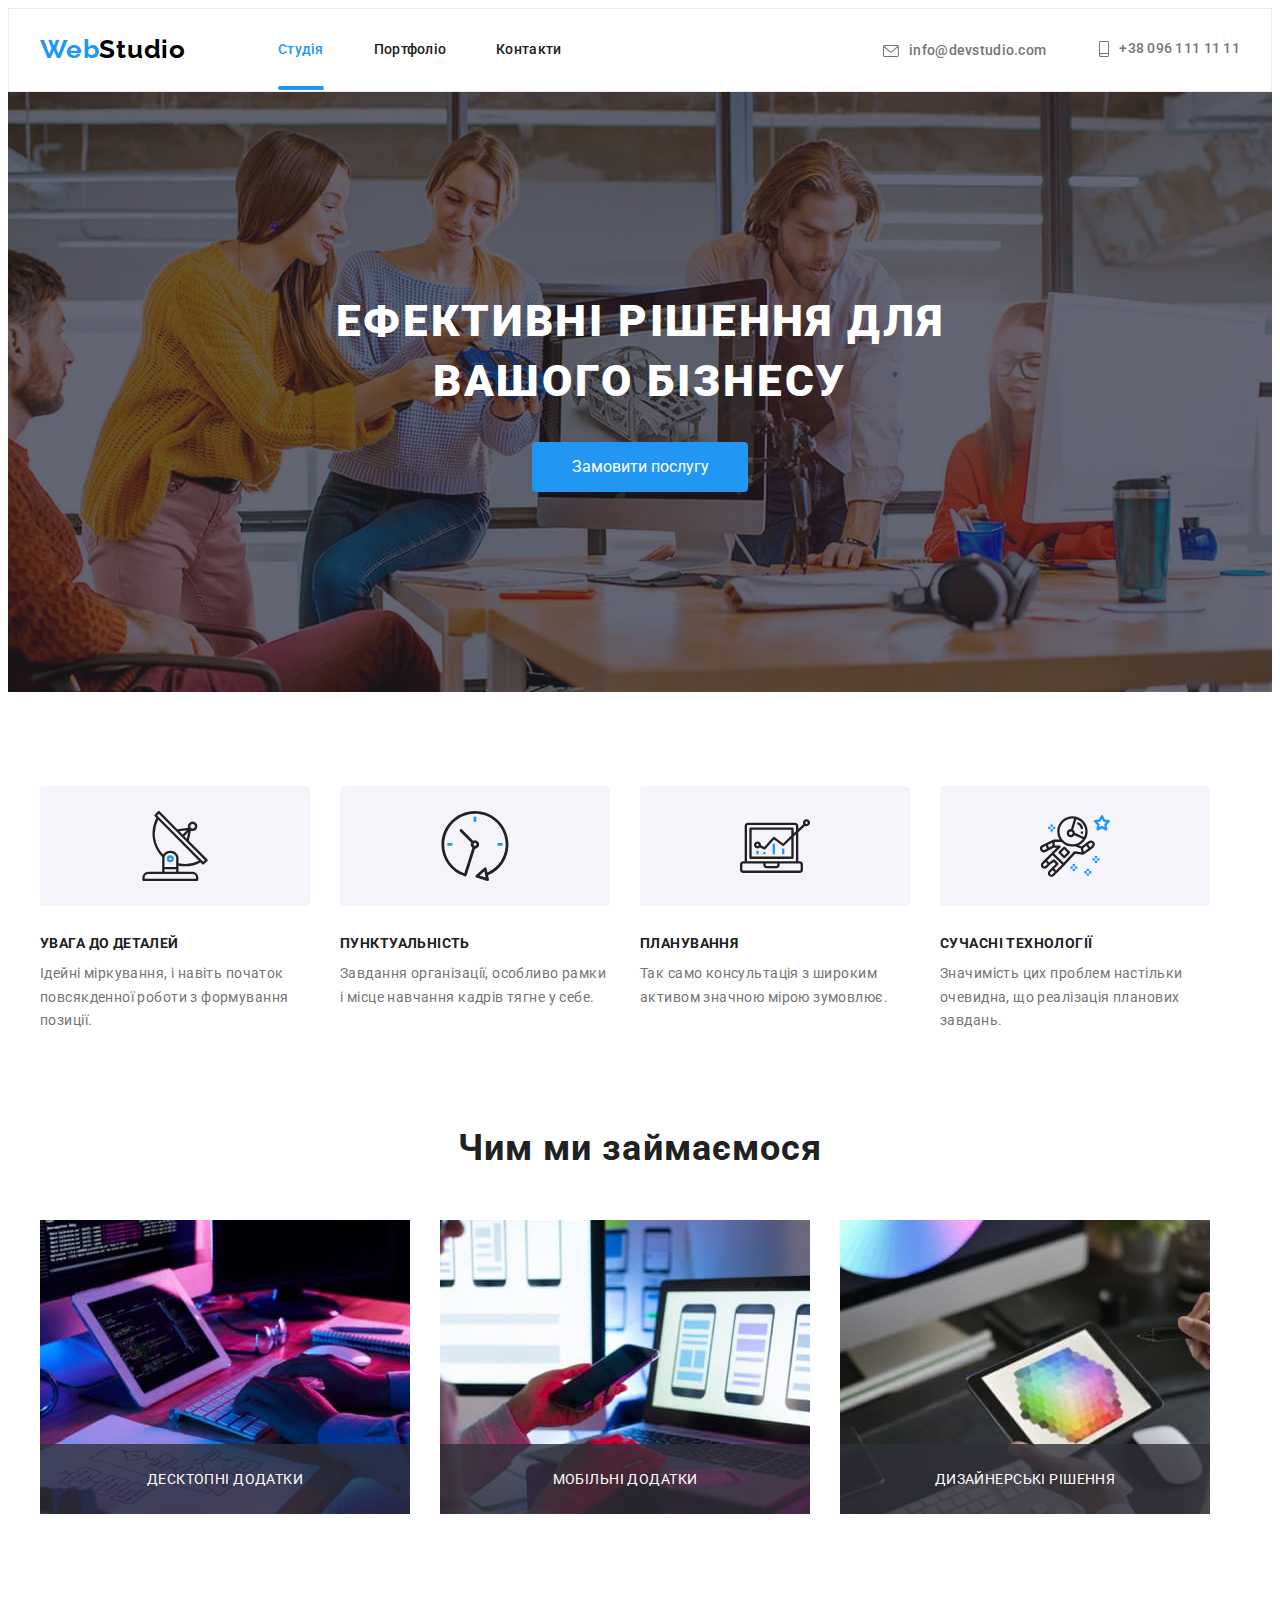
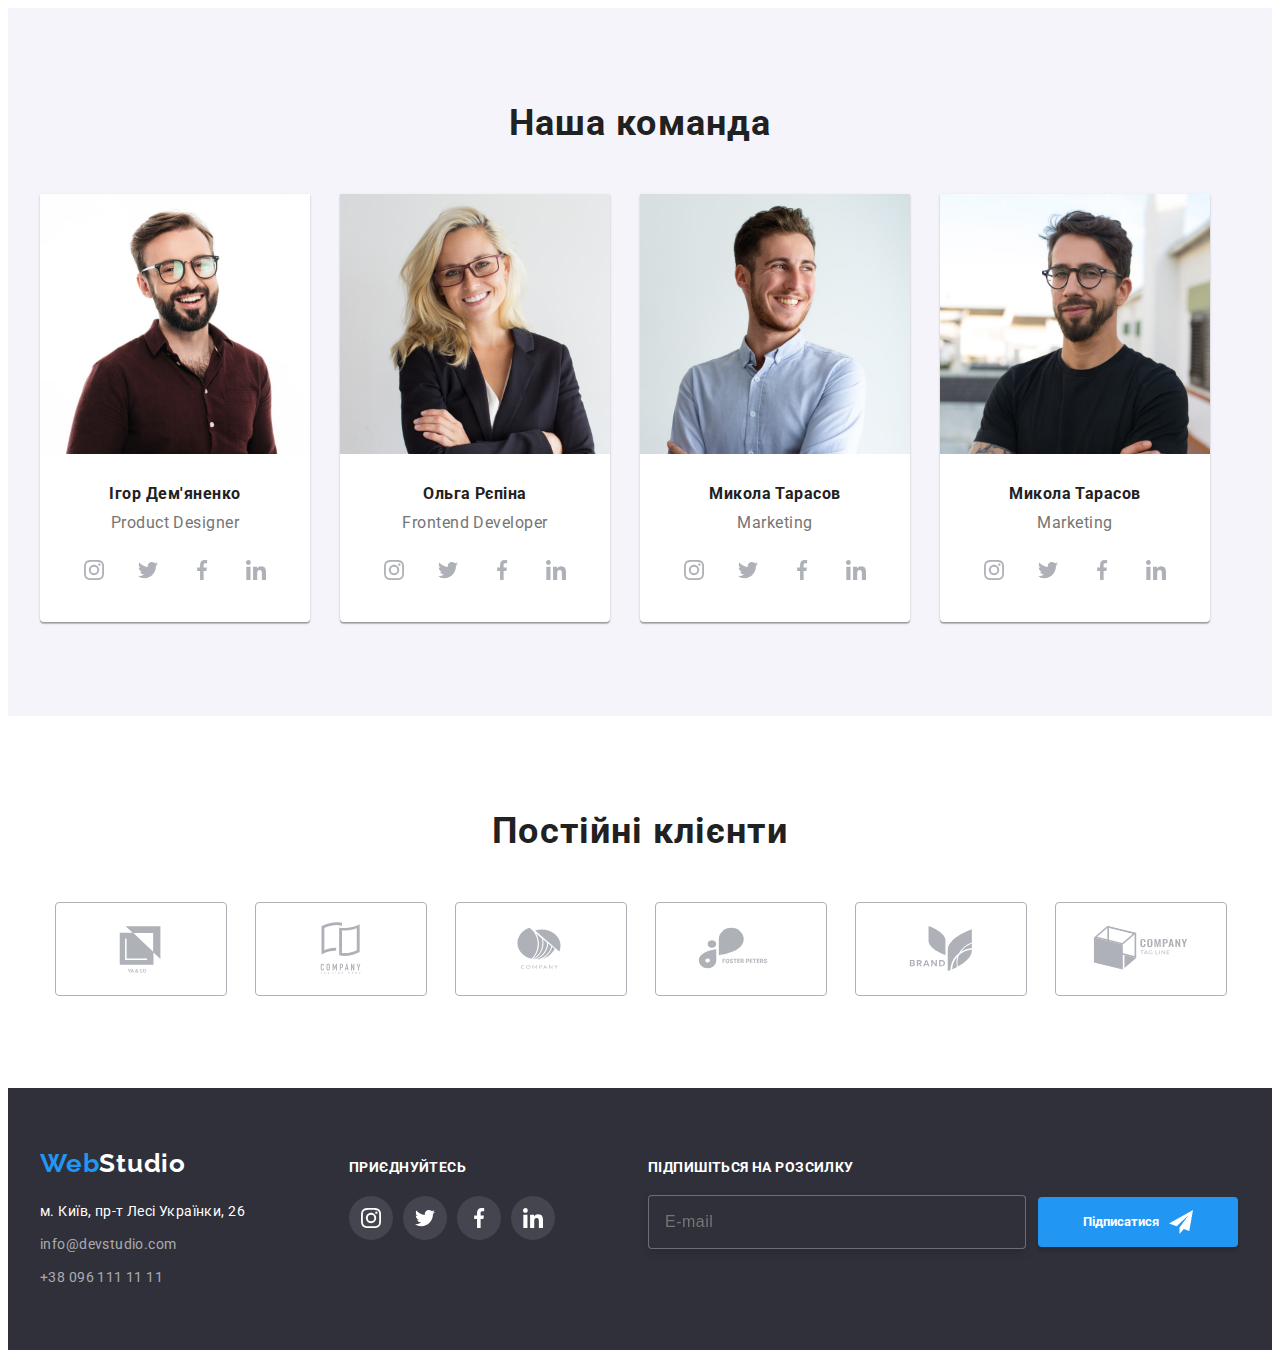
<file: index.html>
<!DOCTYPE html>
<html lang="uk">

<head>
  <meta charset="UTF-8" />
  <meta http-equiv="X-UA-Compatible" content="IE=edge" />
  <meta name="viewport" content="width=device-width, initial-scale=1.0" />
  <title>Студія</title>
  <!-- Fonts -->
  <link rel="preconnect" href="https://fonts.googleapis.com" />
  <link rel="preconnect" href="https://fonts.gstatic.com" crossorigin />
  <link href="https://fonts.googleapis.com/css2?family=Raleway:wght@700&family=Roboto:wght@400;500;700;900&display=swap"
    rel="stylesheet" />
  <!--  favicon -->
  <link rel="apple-touch-icon" sizes="180x180" href="./favicon/">
  <link rel="icon" type="image/png" sizes="32x32" href="./favicon//favicon-32x32.png">
  <link rel="icon" type="image/png" sizes="16x16" href="./favicon//favicon-16x16.png">
  <link rel="manifest" href="/./favicon/site.webmanifest">
  <link rel="mask-icon" href="/./favicon/safari-pinned-tab.svg" color="#5bbad5">
  <meta name="msapplication-TileColor" content="#da532c">
  <meta name="theme-color" content="#ffffff">
  <!-- Modern Normalize -->
  <link rel="stylesheet" href="https://cdnjs.cloudflare.com/ajax/libs/modern-normalize/1.1.0/modern-normalize.min.css"
    integrity="sha512-wpPYUAdjBVSE4KJnH1VR1HeZfpl1ub8YT/NKx4PuQ5NmX2tKuGu6U/JRp5y+Y8XG2tV+wKQpNHVUX03MfMFn9Q=="
    crossorigin="anonymous" referrerpolicy="no-referrer" />
  <!-- Local Styles -->
  <link rel="stylesheet" href="./css/main.min.css" />

</head>

<body>
  <header class="header">
    <div class="header__container container">
      <nav class="nav">
        <!--логотип-->
        <a class="logo" href="./index.html">Web<span class="logo__header">Studio</span> </a>
        <ul class="nav__list">
          <li><a class=" nav__link nav__link--current" href="./index.html">
              Студія</a></li>
          <li><a class="nav__link" href="./portfolio.html">
              Портфоліо</a></li>
          <li><a class="nav__link" href=""> Контакти</a></li>
        </ul>
      </nav>
      <!-- contacts header -->
      <ul class="contacts">
        <li class="contacts__item">
          <a href="mailto:info@devstudio.com" class="contacts__data">
            <svg class="contacts__icon" width="16" height="12">
              <use href="images/icons/symbol-defs.svg#icon-envelope-hover"></use>
            </svg>
            info@devstudio.com</a>
        </li>
        <li class="contacts__item">
          <a href="tel:+380961111111" class="contacts__data">
            <svg class="contacts__icon" width="10" height="16">
              <use href="images/icons/symbol-defs.svg#icon-smartphone"></use>
            </svg>
            +38 096 111 11 11</a>
        </li>
      </ul>
    </div>
  </header>
  <main>
    <!-- hero ------------------------------->
    <section class="hero">
      <div class="container">
        <h1 class="hero__title">Ефективні рішення для вашого бізнесу</h1>
        <button class="hero__btn btn" type="button" data-modal-open>Замовити послугу</button>
      </div>
    </section>
    <!-- список особливостей about -->
    <section class="about">
      <div class="container">
        <h2 class="visually-hidden">особливості</h2>
        <ul class="about__list">
          <li class="about__item">
            <div class="icon__box"><svg class="icon-antenna" width="70" height="70">
                <use href="images/icons/symbol-defs.svg#icon-antenna"></use>
              </svg>
            </div>
            <h3 class="about__title">УВАГА ДО ДЕТАЛЕЙ</h3>
            <p class="about__description">
              Ідейні міркування, і навіть початок повсякденної роботи з формування позиції.
            </p>
          </li>
          <li class="about__item">
            <div class="icon__box">
              <svg class="icon-clock" width="70" height="70">
                <use href="images/icons/symbol-defs.svg#icon-clock"></use>
              </svg>
            </div>
            <h3 class="about__title">ПУНКТУАЛЬНІСТЬ</h3>
            <p class="about__description">
              Завдання організації, особливо рамки і місце навчання кадрів тягне у себе.
          </li>
          <li class="about__item">
            <div class="icon__box">
              <svg class="icon-diagram" width="70" height="70">
                <use href="images/icons/symbol-defs.svg#icon-diagram"></use>
              </svg>
            </div>
            <h3 class="about__title">ПЛАНУВАННЯ</h3>
            <p class="about__description">
              Так само консультація з широким активом значною мірою зумовлює.
            </p>
          </li>
          <li class="about__item">
            <div class="icon__box">
              <svg class="icon-astronaut" width="70" height="70">
                <use href="images/icons/symbol-defs.svg#icon-astronaut"></use>
              </svg>
            </div>
            <h3 class="about__title">СУЧАСНІ ТЕХНОЛОГІЇ</h3>
            <p class="about__description">
              Значимість цих проблем настільки очевидна, що реалізація планових завдань.
            </p>
          </li>
        </ul>
      </div>
    </section>
    <!-- чим займаються -->
    <section class="section">
      <div class="container">
        <h2 class="section__title">Чим ми займаємося</h2>
        <ul class="section__list ">
          <li class="section__item">
            <img src="./images/img-1.jpg" alt="робота вебстудії" width="370" height="294" />
            <div class="section__overlay">
              <p class="section__text">Десктопні додатки</p>
            </div>
          </li>
          <li class="section__item">
            <img src="./images/img-2.jpg" alt="робота вебстудії" width="370" height="294" />
            <div class="section__overlay">
              <p class="section__text">Мобільні додатки</p>
            </div>
          </li>
          <li class="section__item">
            <img src="./images/img-3.jpg" alt="робота вебстудії" width="370" height="294" />
            <div class="section__overlay">
              <p class="section__text">Дизайнерські рішення</p>
            </div>
          </li>
        </ul>
      </div>
    </section>
    <!-- team-------------->
    <section class="team">
      <div class="container">
        <h2 class="team__title">Наша команда</h2>
        <ul class="team__list">
          <li class="team__item">
            <img class="team__img" src="./images/workers-1.jpg" alt="наша команда" width="270" height="260" />
            <div class="team__info">
              <h3 class="team__name">Ігор Дем'яненко</h3>
              <p class="team__position" lang="en">Product Designer</p>

              <ul class="socials">
                <li class="socials__item">
                  <a class="socials__link" href="https://www.instagram.com" target="_blank" rel="noopener noreferrer"
                    aria-label="Insmtagram">
                    <svg class="socials__icon" width="20" height="20">
                      <use href="images/icons/symbol-defs.svg#icon-instagram"></use>
                    </svg>
                  </a>
                </li>
                <li class="socials__item">
                  <a class="socials__link" href="https://twitter.com/?lang=uk" target="_blank" rel="noopener noreferrer"
                    aria-label="twitter">
                    <svg class="socials__icon" width="20" height="20">
                      <use href="images/icons/symbol-defs.svg#icon-twitter"></use>
                    </svg>
                  </a>
                </li>
                <li class="socials__item">
                  <a class="socials__link" href="https://https://www.facebook.com/" target="_blank"
                    rel="noopener noreferrer" aria-label="facebook">
                    <svg class="socials__icon" width="20" height="20">
                      <use href="images/icons/symbol-defs.svg#icon-facebook"></use>
                    </svg>
                  </a>
                </li>
                <li class="socials__item">
                  <a class="socials__link" href="https://ua.linkedin.com/" target="_blank" rel="noopener noreferrer"
                    aria-label="linkedin">
                    <svg class="socials__icon" width="20" height="20">
                      <use href="images/icons/symbol-defs.svg#icon-linkedin"></use>
                    </svg>
                  </a>
                </li>
              </ul>
            </div>
          </li>
          <li class="team__item">
            <img class="team__img" src="./images/workers-2.jpg" alt="наша команда" width="270" height="260" />
            <div class="team__info">
              <h3 class="team__name">Ольга Рєпіна</h3>
              <p class="team__position" lang="en">Frontend Developer</p>
              <ul class="socials">
                <li class="socials__item">
                  <a class="socials__link" href="https://www.instagram.com" target="_blank" rel="noopener noreferrer"
                    aria-label="Insmtagram">
                    <svg class="socials__icon" width="20" height="20">
                      <use href="images/icons/symbol-defs.svg#icon-instagram"></use>
                    </svg>
                  </a>
                </li>
                <li class="socials__item">
                  <a class="socials__link" href="https://twitter.com/?lang=uk" target="_blank" rel="noopener noreferrer"
                    aria-label="twitter">
                    <svg class="socials__icon" width="20" height="20">
                      <use href="images/icons/symbol-defs.svg#icon-twitter"></use>
                    </svg>
                  </a>
                </li>
                <li class="socials__item">
                  <a class="socials__link" href="https://https://www.facebook.com/" target="_blank"
                    rel="noopener noreferrer" aria-label="facebook">
                    <svg class="socials__icon" width="20" height="20">
                      <use href="images/icons/symbol-defs.svg#icon-facebook"></use>
                    </svg>
                  </a>
                </li>
                <li class="socials__item">
                  <a class="socials__link" href="https://ua.linkedin.com/" target="_blank" rel="noopener noreferrer"
                    aria-label="linkedin">
                    <svg class="socials__icon" width="20" height="20">
                      <use href="images/icons/symbol-defs.svg#icon-linkedin"></use>
                    </svg>
                  </a>
                </li>
              </ul>
            </div>
          </li>
          <li class="team__item">
            <img class="team__img" src="./images/workers-3.jpg" alt="наша команда" width="270" height="260" />
            <div class="team__info">
              <h3 class="team__name">Микола Тарасов</h3>
              <p class="team__position" lang="en">Marketing</p>
              <ul class="socials">
                <li class="socials__item">
                  <a class="socials__link" href="https://www.instagram.com" target="_blank" rel="noopener noreferrer"
                    aria-label="Insmtagram">
                    <svg class="socials__icon" width="20" height="20">
                      <use href="images/icons/symbol-defs.svg#icon-instagram"></use>
                    </svg>
                  </a>
                </li>
                <li class="socials__item">
                  <a class="socials__link" href="https://twitter.com/?lang=uk" target="_blank" rel="noopener noreferrer"
                    aria-label="twitter">
                    <svg class="socials__icon" width="20" height="20">
                      <use href="images/icons/symbol-defs.svg#icon-twitter"></use>
                    </svg>
                  </a>
                </li>
                <li class="socials__item">
                  <a class="socials__link" href="https://https://www.facebook.com/" target="_blank"
                    rel="noopener noreferrer" aria-label="facebook">
                    <svg class="socials__icon" width="20" height="20">
                      <use href="images/icons/symbol-defs.svg#icon-facebook"></use>
                    </svg>
                  </a>
                </li>
                <li class="socials__item">
                  <a class="socials__link" href="https://ua.linkedin.com/" target="_blank" rel="noopener noreferrer"
                    aria-label="linkedin">
                    <svg class="socials__icon" width="20" height="20">
                      <use href="images/icons/symbol-defs.svg#icon-linkedin"></use>
                    </svg>
                  </a>
                </li>
              </ul>
            </div>
          </li>
          <li class="team__item">
            <img class="team__img" src="./images/workers-4.jpg" alt="наша команда" width="270" height="260" />
            <div class="team__info">
              <h3 class="team__name">Микола Тарасов</h3>
              <p class="team__position" lang="en">Marketing</p>
              <ul class="socials">
                <li class="socials__item">
                  <a class="socials__link" href="https://www.instagram.com" target="_blank" rel="noopener noreferrer"
                    aria-label="Insmtagram">
                    <svg class="socials__icon" width="20" height="20">
                      <use href="images/icons/symbol-defs.svg#icon-instagram"></use>
                    </svg>
                  </a>
                </li>
                <li class="socials__item">
                  <a class="socials__link" href="https://twitter.com/?lang=uk" target="_blank" rel="noopener noreferrer"
                    aria-label="twitter">
                    <svg class="socials__icon" width="20" height="20">
                      <use href="images/icons/symbol-defs.svg#icon-twitter"></use>
                    </svg>
                  </a>
                </li>
                <li class="socials__item">
                  <a class="socials__link" href="https://https://www.facebook.com/" target="_blank"
                    rel="noopener noreferrer" aria-label="facebook">
                    <svg class="socials__icon" width="20" height="20">
                      <use href="images/icons/symbol-defs.svg#icon-facebook"></use>
                    </svg>
                  </a>
                </li>
                <li class="socials__item">
                  <a class="socials__link" href="https://ua.linkedin.com/" target="_blank" rel="noopener noreferrer"
                    aria-label="linkedin">
                    <svg class="socials__icon" width="20" height="20">
                      <use href="images/icons/symbol-defs.svg#icon-linkedin"></use>
                    </svg>
                  </a>
                </li>
              </ul>
            </div>
          </li>
        </ul>
      </div>
    </section>
    <!-- ----------------постійні клієнти---------------------- -->
    <section class="cliens">
      <div class=" container">
        <h2 class="cliens__title">Постійні клієнти</h2>
        <ul class="cliens__list">
          <li class="cliens__item">
            <a class="cliens__link" href="">
              <svg class="socials__icon" width="106" height="60">
                <use href="images/icons/symbol-defs.svg#icon-Logo-1"></use>
              </svg>
            </a>
          </li>
          <li class="cliens__item">
            <a class="cliens__link" href="">
              <svg class="socials__icon" width="106" height="60">
                <use href="images/icons/symbol-defs.svg#icon-Logo-2"></use>
              </svg>
            </a>
          </li>
          <li class="cliens__item">
            <a class="cliens__link" href="">
              <svg class="socials__icon" width="106" height="60">
                <use href="images/icons/symbol-defs.svg#icon-Logo-3"></use>
              </svg>
            </a>
          </li>
          <li class="cliens__item">
            <a class="cliens__link" href="">
              <svg class="socials__icon" width="106" height="60">
                <use href="images/icons/symbol-defs.svg#icon-Logo-4"></use>
              </svg>
            </a>
          </li>
          <li class="cliens__item">
            <a class="cliens__link" href="">
              <svg class="socials__icon" width="106" height="60">
                <use href="images/icons/symbol-defs.svg#icon-Logo-5"></use>
              </svg>
            </a>
          </li>
          <li class="cliens__item">
            <a class="cliens__link" href="">
              <svg class="socials__icon" width="106" height="60">
                <use href="images/icons/symbol-defs.svg#icon-Logo-6"></use>
              </svg>
            </a>
          </li>
  </main>
  <!--footer-------------------------------->
  <footer class="footer">
    <!--логотип-->
    <div class="container footer__container">

      <div class="footer__contact">
        <div class="footer__logo"><a class="logo link" href="./index.html">Web<span
              class="footer__studio">Studio</span></a></div>
        <address class="footer__address">
          <ul class="footer__list">
            <li class="footer__link">
              <a class="footer__nav" href="https://goo.gl/maps/vNX5dQd5ckoSvN4Q9" target="_blank"
                rel="noopener noreferrer nofollow">м. Київ, пр-т Лесі Українки, 26</a>
            </li>
            <li class="footer__link">
              <a href="mailto:info@devstudio.com" class="footer__contact">info@devstudio.com</a>
            </li>
            <li class="footer__link">
              <a href="tel:+380961111111" class="footer__contact">+38 096 111 11 11</a>
            </li>
          </ul>
        </address>
      </div>
      <!-- socials------------------------->
      <div class="join">
        <p class="join__text">Приєднуйтесь</p>
        <ul class="join__list">
          <li class="join__item">
            <a class="join__link" href="https://www.instagram.com" target="_blank" rel="noopener noreferrer"
              aria-label="Insmtagram">
              <svg class="socials-icon-footer" width="20" height="20">
                <use href="images/icons/symbol-defs.svg#icon-instagram"></use>
              </svg>
            </a>
          </li>
          <li class="join__item">
            <a class="join__link" href="https://twitter.com/?lang=uk" target="_blank" rel="noopener noreferrer"
              aria-label="twitter">
              <svg class="join__icon" width="20" height="20">
                <use href="images/icons/symbol-defs.svg#icon-twitter"></use>
              </svg>
            </a>
          </li>
          <li class="join__item">
            <a class="join__link" href="https://https://www.facebook.com/" target="_blank" rel="noopener noreferrer"
              aria-label="facebook">
              <svg class="join__footer" width="20" height="20">
                <use href="images/icons/symbol-defs.svg#icon-facebook"></use>
              </svg>
            </a>
          </li>
          <li class="join__item">
            <a class="join__link" href="https://ua.linkedin.com/" target="_blank" rel="noopener noreferrer"
              aria-label="linkedin">
              <svg class="join__icon" width="20" height="20">
                <use href="images/icons/symbol-defs.svg#icon-linkedin"></use>
              </svg>
            </a>
          </li>
        </ul>
      </div>

      <!-- subscription -->

      <div class="subscribe">
        <p class="subscribe__text">Підпишіться на розсилку</p>
        <form class="subscribe__form" name="subscribe_form" autocomplete="on" novalidate>
          <input class="subscribe__input" type="email" placeholder="E-mail" required minlength="2" />
          <button class="subscribe__btn" type="submit">
            <span class="subscribe__span">Підписатися</span>
            <svg class="subscribe-icon" width="24" height="24">
              <use href="./images/icons/symbol-defs.svg#icon-icon-send"></use>
            </svg>
          </button>
        </form>
      </div>
    </div>
  </footer>
  <!-- Modal window -->
  <div class="backdrop is-hidden" data-modal>
    <div class="modal">
      <button class="modal__btn" data-modal-close> <svg class="modal__icon" width="11" height="11">
          <use href="./images/icons/symbol-defs.svg#icon-close"></use>
        </svg>
      </button>
      <strong class="modal__label">Залиште свої дані, ми вам передзвонимо</strong>
      <form name="model__form">
        <div class="modal__form-group" role="group">
          <label class="modal__form-label" for="user_name">Iм'я</label>
          <div class="modal__form-wrapper">
            <input class="modal__form-field" type="text" name="user_name" id="user_name">
            <svg class="modal__form-icons" width="18" height="18">
              <use href="./images/icons/symbol-defs.svg#icon-person"></use>
            </svg>
          </div>
          <label class="modal__form-label" for="user_phone">Телефон</label>
          <div class="modal__form-wrapper">
            <input class="modal__form-field" type="tel" name="user_tel" id="user_phone">
            <svg class="modal__form-icons" width="18" height="18">
              <use href="./images/icons/symbol-defs.svg#icon-phone-black"></use>
            </svg>
          </div>
          <label class="modal__form-label" for="user_mail">Пошта</label>
          <div class="modal__form-wrapper">
            <input class="modal__form-field" type="mail" name="user_mail" id="user_mail">
            <svg class="modal__form-icons" width="18" height="18">
              <use href="./images/icons/symbol-defs.svg#icon-email-black"></use>
            </svg>
          </div>
          <label class="modal__form-label" for="user_message">Коментар</label>
          <textarea class="modal__form-message" placeholder="Введіть текст" name="user_message" id="user_message"
            rows="6"></textarea>
        </div>
        <div class="modal__form-agreement" role="group">
          <input class="modal__form-checkbox" type="checkbox" id="user_agreement">
          <label class="modal__form-agreement-desc" for="user_agreement">Погоджуюся з розсилкою та приймаю
            <a class="modal__form-agreement-link" href="">Умови договору</a>
          </label>
        </div>
        <button class="modal__form-btn" type="submit">Відправити</button>
      </form>
    </div>
  </div>

  <script src="./js/modal.js"></script>
</body>

</html>
</file>
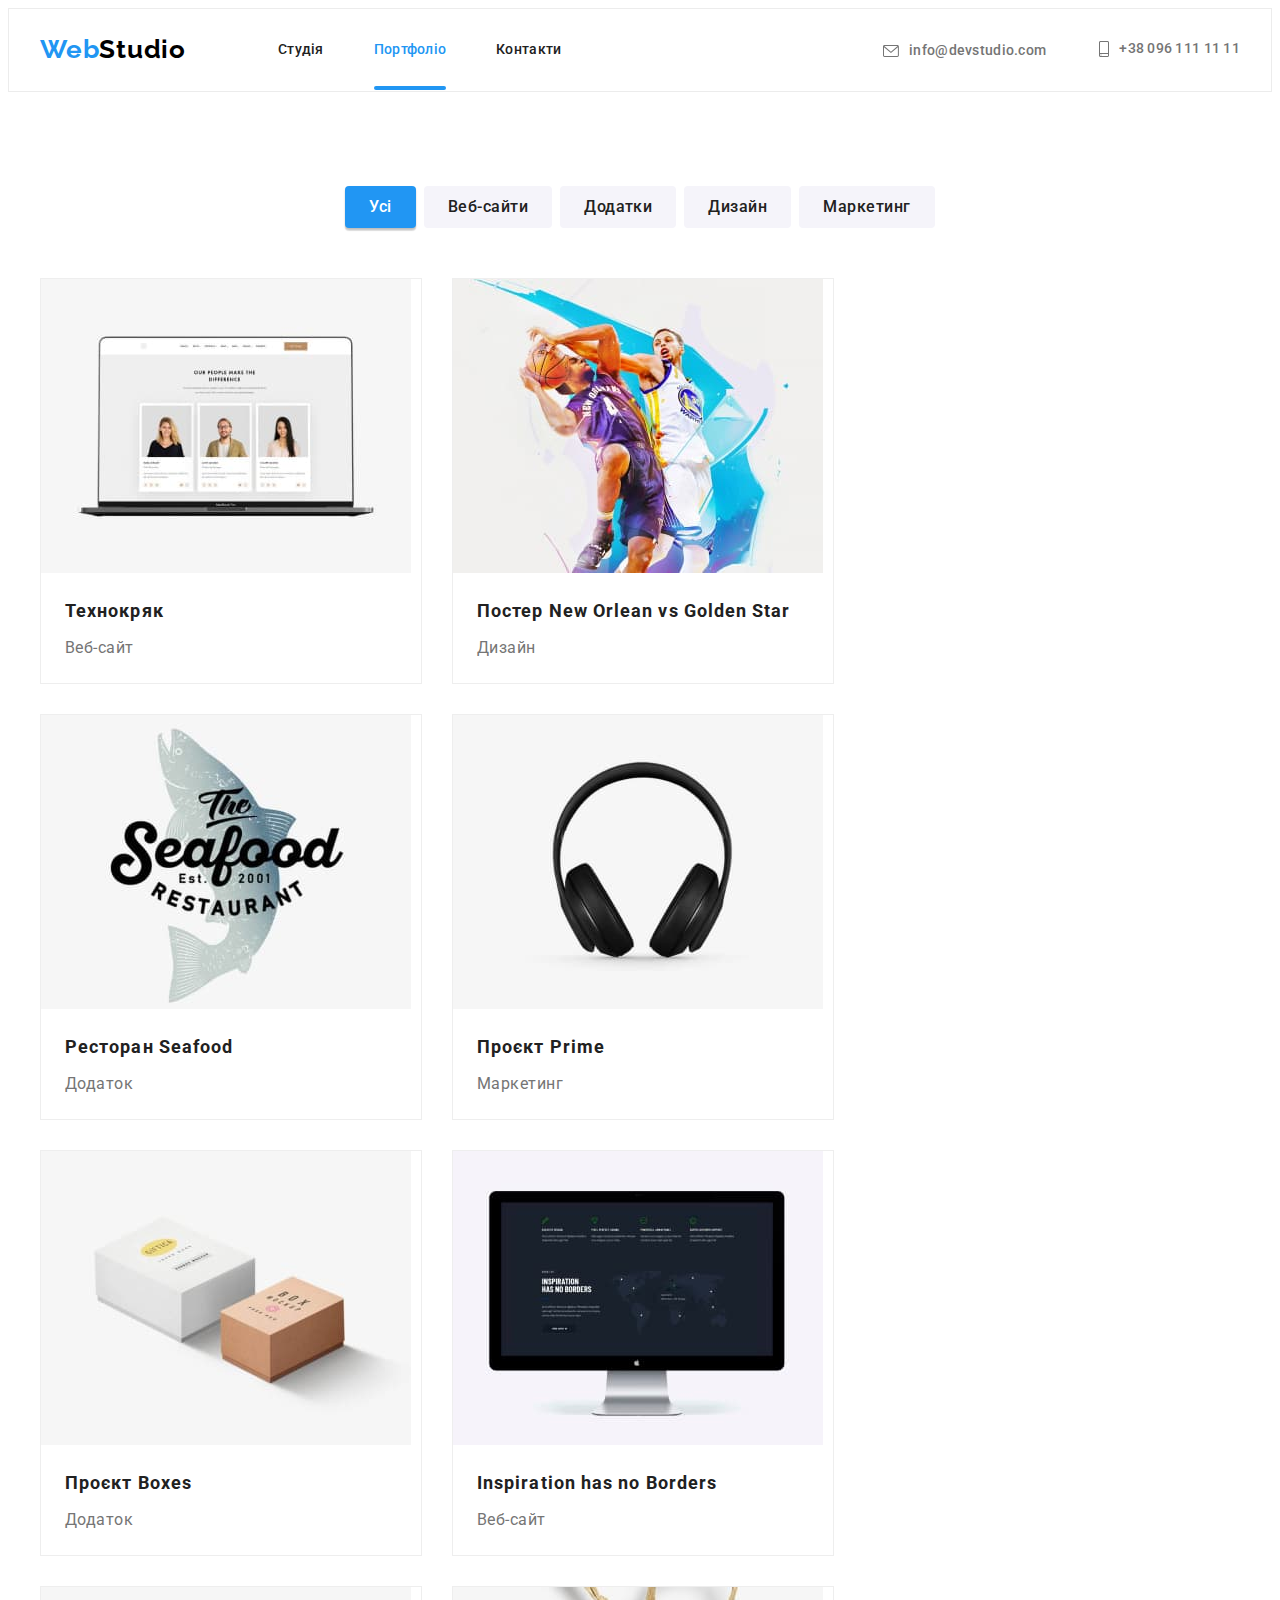
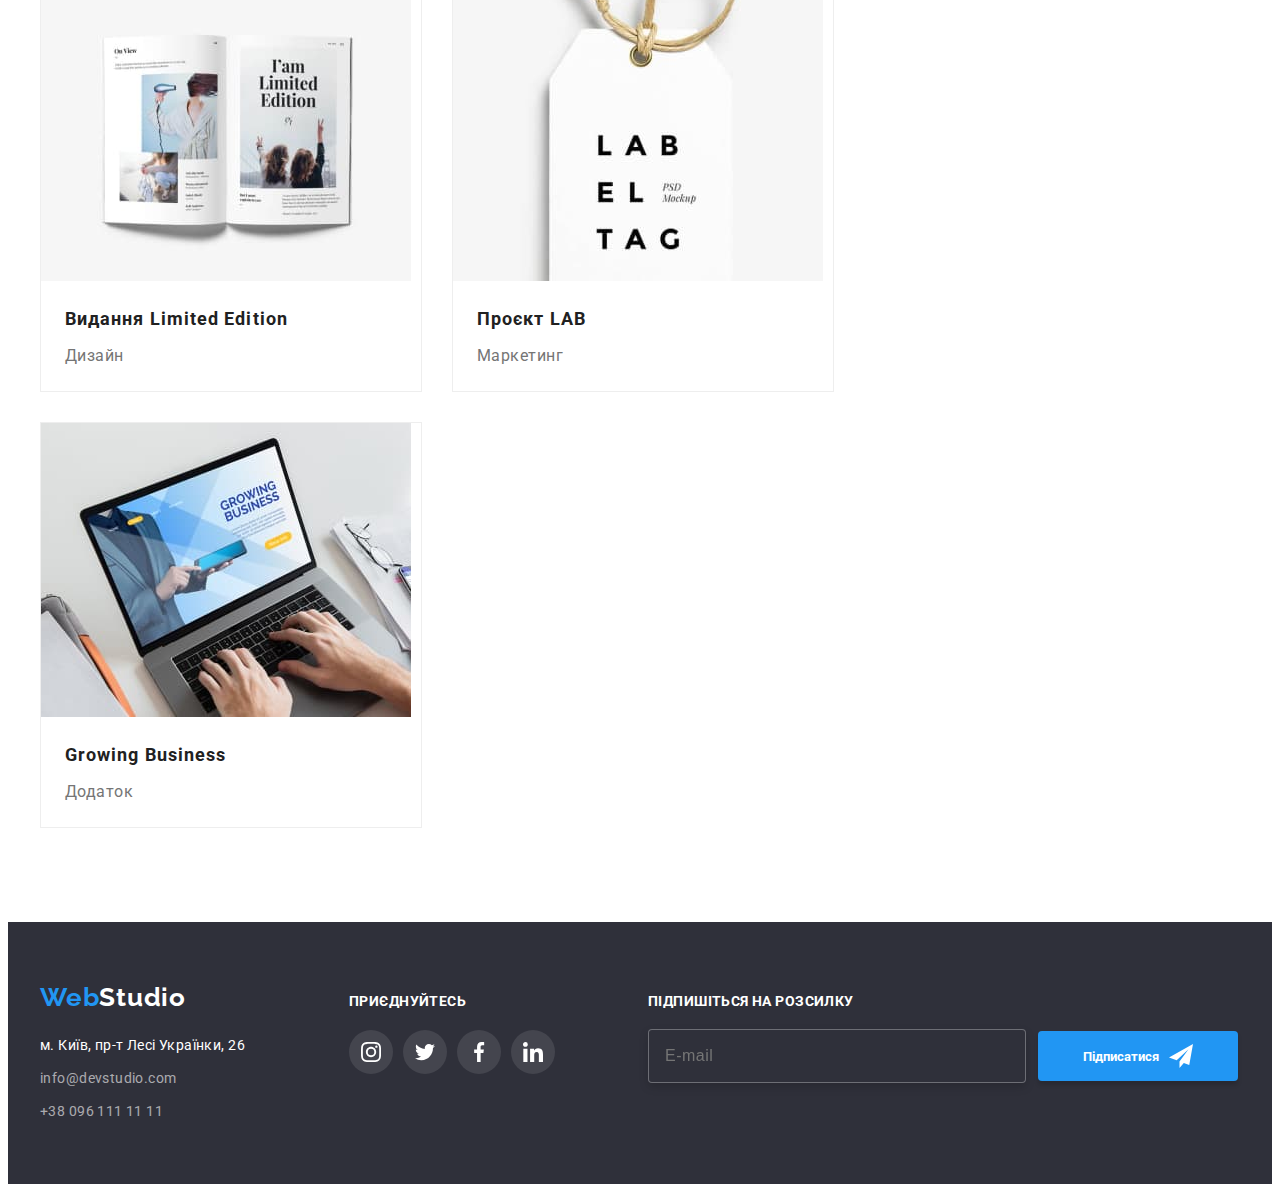
<file: portfolio.html>
<!DOCTYPE html>
<html lang="uk">

<head>
  <meta charset="UTF-8" />
  <meta http-equiv="X-UA-Compatible" content="IE=edge" />
  <meta name="viewport" content="width=device-width, initial-scale=1.0" />
  <title>Портфоліо</title>
  <!-- Fonts -->
  <link rel="preconnect" href="https://fonts.gstatic.com" crossorigin />
  <link href="https://fonts.googleapis.com/css2?family=Raleway:wght@700&family=Roboto:wght@400;500;700;900&display=swap"
    rel="stylesheet" />
  <!--  favicon -->
  <link rel="apple-touch-icon" sizes="180x180" href="./favicon/">
  <link rel="icon" type="image/png" sizes="32x32" href="./favicon//favicon-32x32.png">
  <link rel="icon" type="image/png" sizes="16x16" href="./favicon//favicon-16x16.png">
  <link rel="manifest" href="/./favicon/site.webmanifest">
  <link rel="mask-icon" href="/./favicon/safari-pinned-tab.svg" color="#5bbad5">
  <meta name="msapplication-TileColor" content="#da532c">
  <meta name="theme-color" content="#ffffff">
  <!-- Modern Normalize -->
  <link rel="stylesheet" href="https://cdnjs.cloudflare.com/ajax/libs/modern-normalize/1.1.0/modern-normalize.min.css"
    integrity="sha512-wpPYUAdjBVSE4KJnH1VR1HeZfpl1ub8YT/NKx4PuQ5NmX2tKuGu6U/JRp5y+Y8XG2tV+wKQpNHVUX03MfMFn9Q=="
    crossorigin="anonymous" referrerpolicy="no-referrer" />
  <!-- Local Styles -->
  <link rel="stylesheet" href="./css/main.min.css" />

</head>

<body>
  <header class="header">
    <div class="header__container container">
      <nav class="nav">
        <!--логотип-->
        <a class="logo" href="./index.html">Web<span class="logo__header">Studio</span> </a>
        <ul class="nav__list">
          <li><a class=" nav__link nav__link " href="./index.html">
              Студія</a></li>
          <li><a class="nav__link nav__link--current" href="./portfolio.html">
              Портфоліо</a></li>
          <li><a class="nav__link" href=""> Контакти</a></li>
        </ul>
      </nav>
      <!-- contacts header -->
      <ul class="contacts">
        <li class="contacts__item">
          <a href="mailto:info@devstudio.com" class="contacts__data">
            <svg class="contacts__icon" width="16" height="12">
              <use href="images/icons/symbol-defs.svg#icon-envelope-hover"></use>
            </svg>
            info@devstudio.com</a>
        </li>
        <li class="contacts__item">
          <a href="tel:+380961111111" class="contacts__data">
            <svg class="contacts__icon" width="10" height="16">
              <use href="images/icons/symbol-defs.svg#icon-smartphone"></use>
            </svg>
            +38 096 111 11 11</a>
        </li>
      </ul>
    </div>
  </header>
  <main>
    <!--Наші роботи filter-->
    <section class="section">
      <div class="container">
        <h1 class="visually-hidden">Портфоліо</h1>
        <ul class="filter">
          <li><button class="filter__btn filter__btn--activ" type="button">Усі</button></li>
          <li><button class="filter__btn" type="button">Веб-сайти</button></li>
          <li><button class="filter__btn" type="button">Додатки</button></li>
          <li><button class="filter__btn" type="button">Дизайн</button></li>
          <li><button class="filter__btn" type="button">Маркетинг</button></li>
        </ul>

        <!--картки-->
        <ul class="card">
          <li class="card__item">
            <a href="#" class="card__link link"></a>
            <div class="card__thumb">
              <img src="./images/card-1.jpg" alt="сайт" width: 370px; height: 294px; />
              <p class="card__overlay"> Ресурс пропонує комплексні пропозиції з різним рівнем функціоналу та сервісів.
                Все це
                дозволить
                відвідувачу отримати вичерпні відомості про компанію чи приватну особу.
              </p>
            </div>
            <div class="card__discription">
              <h2 class="card__title">Технокряк</h2>
              <p class="card__info">Веб-сайт</p>
            </div>
          </li>
          <li class="card__item">
            <a href="#" class="card__link link"></a>
            <div class="card__thumb">
              <img src="./images/card-2.jpg" alt="постер" width: 370px; height: 294px; />
              <p class="card__overlay"> Ресурс пропонує комплексні пропозиції з різним рівнем функціоналу та сервісів.
                Все цедозволить
                відвідувачу отримати вичерпні відомості про компанію чи приватну особу.
              </p>
            </div>
            <div class="card__discription">
              <h2 lang="en" class="card__title">
                Постер New Orlean vs Golden Star</h2>
              <p class="card__info">Дизайн</p>
            </div>
          </li>
          <li class="card__item">
            <a href="#" class="card__link link"></a>
            <div class="card__thumb">
              <img src="./images/card-3.jpg" alt="емблема" width: 370px; height: 294px; />
              <p class="card__overlay"> Ресурс пропонує комплексні пропозиції з різним рівнем функціоналу та сервісів.
                Все це
                дозволить
                відвідувачу отримати вичерпні відомості про компанію чи приватну особу.
              </p>
            </div>
            <div class="card__discription">
              <h2 lang="en" class="card__title">Ресторан Seafood</h2>
              <p class="card__info">Додаток</p>
            </div>
          </li>
          <li class="card__item">
            <a href="#" class="card__link link"></a>
            <div class="card__thumb">
              <img src="./images/card-4.jpg" alt="наушшники" width: 370px; height: 294px; />
              <p class="card__overlay"> Ресурс пропонує комплексні пропозиції з різним рівнем функціоналу та сервісів.
                Все це
                дозволить
                відвідувачу отримати вичерпні відомості про компанію чи приватну особу.
              </p>
            </div>
            <div class="card__discription">
              <h2 lang="en" class="card__title">Проєкт Prime</h2>
              <p class="card__info">Маркетинг</p>
            </div>
          </li>
          <li class="card__item">
            <a href="#" class="card__link link"></a>
            <div class="card__thumb">
              <img src="./images/card-5.jpg" alt="коробки" width: 370px; height: 294px; />
              <p class="card__overlay"> Ресурс пропонує комплексні пропозиції з різним рівнем функціоналу та сервісів.
                Все це
                дозволить
                відвідувачу отримати вичерпні відомості про компанію чи приватну особу.
              </p>
            </div>
            <div class="card__discription">
              <h2 lang="en" class="card__title">Проєкт Boxes</h2>
              <p class="card__info">Додаток</p>
            </div>
          </li>
          <li class="card__item">
            <a href="#" class="card__link link"></a>
            <div class="card__thumb">
              <img src="./images/card-6.jpg" alt="веб-сайт" width: 370px; height: 294px; />
              <p class="card__overlay"> Ресурс пропонує комплексні пропозиції з різним рівнем функціоналу та сервісів.
                Все це
                дозволить
                відвідувачу отримати вичерпні відомості про компанію чи приватну особу.
              </p>
            </div>
            <div class="card__discription">
              <h2 lang="en" class="card__title">Inspiration has no Borders</h2>
              <p class="card__info">Веб-сайт</p>
            </div>
          </li>
          <li class="card__item">
            <a href="#" class="card__link link"></a>
            <div class="card__thumb">
              <img src="./images/card-7.jpg" alt="журнал" width: 370px; height: 294px; />
              <p class="card__overlay"> Ресурс пропонує комплексні пропозиції з різним рівнем функціоналу та сервісів.
                Все це
                дозволить
                відвідувачу отримати вичерпні відомості про компанію чи приватну особу.
              </p>
            </div>
            <div class="card__discription">
              <h2 lang="en" class="card__title">Видання Limited Edition</h2>
              <p class="card__info">Дизайн</p>
            </div>
          </li>
          <li class="card__item">
            <a href="#" class="card__link link"></a>
            <div class="card__thumb">
              <img src="./images/card-8.jpg" alt="лейба" width: 370px; height: 294px; />
              <p class="card__overlay"> Ресурс пропонує комплексні пропозиції з різним рівнем функціоналу та сервісів.
                Все це
                дозволить
                відвідувачу отримати вичерпні відомості про компанію чи приватну особу.
              </p>
            </div>
            <div class="card__discription">
              <h2 lang="en" class="card__title">Проєкт LAB</h2>
              <p class="card__info">Маркетинг</p>
            </div>
          </li>
          <li class="card__item">
            <a href="#" class="card__link link"></a>
            <div class="card__thumb">
              <img src="./images/card-9.jpg" alt="бізнес додоток" width: 370px; height: 294px; />
              <p class="card__overlay"> Ресурс пропонує комплексні пропозиції з різним рівнем функціоналу та сервісів.
                Все це
                дозволить
                відвідувачу отримати вичерпні відомості про компанію чи приватну особу.
              </p>
            </div>
            <div class="card__discription">
              <h2 lang="en" class="card__title">Growing Business</h2>
              <p class="card__info">Додаток</p>
            </div>
          </li>
        </ul>
      </div>
    </section>
  </main>
  <!--footer--------->
  <footer class="footer">
    <!--логотип-->
    <div class="container footer__container">

      <div class="footer__contact">
        <div class="footer__logo"><a class="logo link" href="./index.html">Web<span
              class="footer__studio">Studio</span></a></div>
        <address class="footer__address">
          <ul class="footer__list">
            <li class="footer__link">
              <a class="footer__nav" href="https://goo.gl/maps/vNX5dQd5ckoSvN4Q9" target="_blank"
                rel="noopener noreferrer nofollow">м. Київ, пр-т Лесі Українки, 26</a>
            </li>
            <li class="footer__link">
              <a href="mailto:info@devstudio.com" class="footer__contact">info@devstudio.com</a>
            </li>
            <li class="footer__link">
              <a href="tel:+380961111111" class="footer__contact">+38 096 111 11 11</a>
            </li>
          </ul>
        </address>
      </div>
      <!-- socials------------------------->
      <div class="join ">
        <p class="join__text">Приєднуйтесь</p>
        <ul class="join__list">
          <li class="join__item">
            <a class="join__link" href="https://www.instagram.com" target="_blank" rel="noopener noreferrer"
              aria-label="Insmtagram">
              <svg class="socials-icon-footer" width="20" height="20">
                <use href="images/icons/symbol-defs.svg#icon-instagram"></use>
              </svg>
            </a>
          </li>
          <li class="join__item">
            <a class="join__link" href="https://twitter.com/?lang=uk" target="_blank" rel="noopener noreferrer"
              aria-label="twitter">
              <svg class="join__icon" width="20" height="20">
                <use href="images/icons/symbol-defs.svg#icon-twitter"></use>
              </svg>
            </a>
          </li>
          <li class="join__item">
            <a class="join__link" href="https://https://www.facebook.com/" target="_blank" rel="noopener noreferrer"
              aria-label="facebook">
              <svg class="join__footer" width="20" height="20">
                <use href="images/icons/symbol-defs.svg#icon-facebook"></use>
              </svg>
            </a>
          </li>
          <li class="join__item">
            <a class="join__link" href="https://ua.linkedin.com/" target="_blank" rel="noopener noreferrer"
              aria-label="linkedin">
              <svg class="join__icon" width="20" height="20">
                <use href="images/icons/symbol-defs.svg#icon-linkedin"></use>
              </svg>
            </a>
          </li>
        </ul>
      </div>

      <!-- subscription -->

      <div class="subscribe">
        <p class="subscribe__text">Підпишіться на розсилку</p>
        <form class="subscribe__form" name="subscribe_form" autocomplete="on" novalidate>
          <input class="subscribe__input" type="email" placeholder="E-mail" required minlength="2" />
          <button class="subscribe__btn" type="submit">
            <span class="subscribe__span">Підписатися</span>
            <svg class="subscribe-icon" width="24" height="24">
              <use href="./images/icons/symbol-defs.svg#icon-icon-send"></use>
            </svg>
          </button>
        </form>
      </div>
    </div>
  </footer>
  <script src="./js/modal.js"></script>
</body>

</html>
</file>
<file: css/main.min.css>
:root{--primary-background-color: #ffffff;--secondary-background-color: #f5f4fa;--tertiary-background-color: #2f303a;--accent-color: #2196f3;--primary-color-text: #212121;--secondary-color-text: #757575;--tertiary-color-text: #ffffff;--btn-color-filter-activ: 0px 3px 1px rgba(0, 0, 0, 0.1), 0px 1px 2px rgba(0, 0, 0, 0.08), 0px 2px 2px rgba(0, 0, 0, 0.12);--font-size-normal: 14px;--icon-color: #afb1b8;--duration: 250ms;--timing-function: cubic-bezier(0.4, 0, 0.2, 1)}.visually-hidden{position:absolute;white-space:nowrap;width:1px;height:1px;overflow:hidden;border:0;padding:0;clip:rect(0 0 0 0);-webkit-clip-path:inset(50%);clip-path:inset(50%);margin:-1px}.card,.filter,.footer__link,.team__list,.cliens__list,.about__list,.join__list,.socials,.section__list,.contacts,.nav__list{list-style:none;padding:0;margin:0}.footer__contact,.footer__nav,.cliens__link,.join__link,.contacts__data,.nav__link,.logo{text-decoration:none}body{background:var(--primary-background-color);color:var(--primary-color-text);font-size:var(--font-size-normal);font-family:"Roboto",sans-serif}h1,h2,h3,h4,h5,h6,p{margin:0}list{list-style:none;padding-left:0;margin:0}link{text-decoration:none;color:inherit}img{display:block;max-width:100%;height:auto}address{font-style:normal}.container{width:1200px;padding:0 15px;margin:0 auto}.logo{margin-right:93px;width:145px;height:31px;left:215px;top:24px;font-family:"Raleway";font-style:normal;font-weight:700;-webkit-box-align:center;-ms-flex-align:center;align-items:center;font-size:26px;line-height:1.19;letter-spacing:.03em;color:var(--accent-color)}.logo__header{color:#000}.nav{display:-webkit-box;display:-ms-flexbox;display:flex;-webkit-box-align:center;-ms-flex-align:center;align-items:center;padding:0;margin:0}.nav__list{display:-webkit-box;display:-ms-flexbox;display:flex;gap:50px}.nav__link{display:inline-block;padding-top:32px;padding-bottom:32px;font-weight:500;line-height:1.14;letter-spacing:.02em;color:var(--primary-color-text);position:relative;-webkit-transition:color var(--duration) var(--timing-function);transition:color var(--duration) var(--timing-function)}.nav__link:hover,.nav__link:focus,.nav__link--current{color:var(--accent-color)}.nav__link--current::after{content:"";display:block;width:100%;height:4px;border-radius:4px;background-color:var(--accent-color);position:absolute;bottom:0px}.contacts{margin-left:auto}.contacts__item{display:inline-block}.contacts .contacts__item+.contacts__item{margin-left:50px}.contacts__data{display:-webkit-box;display:-ms-flexbox;display:flex;-webkit-box-align:center;-ms-flex-align:center;align-items:center;gap:10px;padding-top:32px;padding-bottom:32px;font-weight:500;line-height:1.14;letter-spacing:.02em;color:var(--secondary-color-text);-webkit-transition:color var(--duration) var(--timing-function);transition:color var(--duration) var(--timing-function)}.contacts .contacts__data:hover,.contacts .contacts__data:focus{color:var(--accent-color)}.contacts__icon{fill:currentColor}.btn{border:none;font-size:16px;font-family:inherit;min-width:216px;height:50px;text-align:center;cursor:pointer;background-color:var(--accent-color);border-radius:4px;color:var(--primary-background-color);-webkit-transition:background-color var(--duration) var(--timing-function);transition:background-color var(--duration) var(--timing-function)}.btn:hover,.btn:focus{background-color:#188ce8}.icon__box{display:-webkit-box;display:-ms-flexbox;display:flex;-webkit-box-align:center;-ms-flex-align:center;align-items:center;-webkit-box-pack:center;-ms-flex-pack:center;justify-content:center;width:270px;height:120px;border-radius:4px;margin-bottom:30px;background:var(--secondary-background-color)}.section{padding-top:94px;padding-bottom:94px}.section__list{display:-webkit-box;display:-ms-flexbox;display:flex;gap:30px}.section__title{margin-bottom:50px;font-size:36px;line-height:1.17;text-align:center;letter-spacing:.03em}.section__item{position:relative}.section__overlay{position:absolute;bottom:0;padding-top:27px;padding-bottom:27px;width:100%;background-color:rgba(47,48,58,.8)}.section__text{line-height:16px;text-align:center;letter-spacing:.03em;text-transform:uppercase;color:var(--primary-background-color)}.socials{display:-webkit-box;display:-ms-flexbox;display:flex;-webkit-box-pack:center;-ms-flex-pack:center;justify-content:center;-webkit-box-align:center;-ms-flex-align:center;align-items:center;gap:10px;padding:0px}.socials__link{display:-webkit-box;display:-ms-flexbox;display:flex;-webkit-box-pack:center;-ms-flex-pack:center;justify-content:center;-webkit-box-align:center;-ms-flex-align:center;align-items:center;width:44px;height:44px;border-radius:50px;color:var(--icon-color);-webkit-transition:background-color var(--duration) var(--timing-function),color var(--duration) var(--timing-function);transition:background-color var(--duration) var(--timing-function),color var(--duration) var(--timing-function);background-color:var(--primary-background-color)}.socials__link:hover,.socials__link:focus{background-color:var(--accent-color);color:var(--primary-background-color)}.socials__icon{-webkit-box-align:center;-ms-flex-align:center;align-items:center;fill:currentColor}.join{margin-right:93px}.join__item{width:44px;height:44px;border-radius:50%;background:rgba(255,255,255,.1)}.join__list{display:-webkit-box;display:-ms-flexbox;display:flex;-webkit-box-align:center;-ms-flex-align:center;align-items:center;-webkit-box-pack:center;-ms-flex-pack:center;justify-content:center;padding:0px;gap:10px}.join__link{display:-webkit-box;display:-ms-flexbox;display:flex;-webkit-box-align:center;-ms-flex-align:center;align-items:center;-webkit-box-pack:center;-ms-flex-pack:center;justify-content:center;width:100%;height:100%;border-radius:50%;fill:#fff;-webkit-transition:background-color var(--duration) var(--timing-function);transition:background-color var(--duration) var(--timing-function)}.join__link:hover,.join__link:focus{background-color:var(--accent-color)}.join__text{margin-top:0px;margin-bottom:20px;font-weight:700;font-size:14px;line-height:1.14;letter-spacing:.03em;text-transform:uppercase;color:var(--primary-background-color)}.subscribe__form{display:-webkit-box;display:-ms-flexbox;display:flex;-webkit-box-align:center;-ms-flex-align:center;align-items:center;-webkit-box-pack:center;-ms-flex-pack:center;justify-content:center;gap:12px}.subscribe__text{margin-bottom:20px;font-weight:700;font-size:14px;line-height:16px;letter-spacing:.03em;text-transform:uppercase;margin-bottom:20px;color:var(--primary-background-color)}.subscribe__input{padding-left:16px;width:358px;height:50px;background-color:#2f303a;border:1px solid rgba(255,255,255,.3);-webkit-filter:drop-shadow(0px 4px 4px rgba(0, 0, 0, 0.15));filter:drop-shadow(0px 4px 4px rgba(0, 0, 0, 0.15));border-radius:4px;display:-webkit-box;display:-ms-flexbox;display:flex;-webkit-box-align:center;-ms-flex-align:center;align-items:center;letter-spacing:.03em;font-size:16px;line-height:20px;color:rgba(255,255,255,.6)}.subscribe__btn{display:-webkit-box;display:-ms-flexbox;display:flex;-webkit-box-align:center;-ms-flex-align:center;align-items:center;-webkit-box-pack:center;-ms-flex-pack:center;justify-content:center;gap:10px;font-weight:700;min-width:200px;height:50px;font-family:inherit;text-align:center;cursor:pointer;background-color:var(--accent-color);color:var(--primary-background-color);-webkit-box-shadow:0px 4px 4px rgba(0,0,0,.15);box-shadow:0px 4px 4px rgba(0,0,0,.15);border:none;border-radius:4px}.backdrop{position:fixed;top:0;left:0;width:100%;height:100%;background-color:rgba(0,0,0,.2);-webkit-transition:opacity 200ms linear,visibility 200ms linear;transition:opacity 200ms linear,visibility 200ms linear}.backdrop.is-hidden{opacity:0;visibility:hidden;pointer-events:none}.modal{position:absolute;top:50%;left:50%;padding:40px;-webkit-transform:translateX(-50%) translateY(-50%);transform:translateX(-50%) translateY(-50%);width:528px;background-color:#fff;-webkit-box-shadow:0px 1px 3px rgba(0,0,0,.12),0px 1px 1px rgba(0,0,0,.14),0px 2px 1px rgba(0,0,0,.2);box-shadow:0px 1px 3px rgba(0,0,0,.12),0px 1px 1px rgba(0,0,0,.14),0px 2px 1px rgba(0,0,0,.2);border-radius:4px;-webkit-transition:opacity 400ms,-webkit-transform 400ms;transition:opacity 400ms,-webkit-transform 400ms;transition:transform 400ms,opacity 400ms;transition:transform 400ms,opacity 400ms,-webkit-transform 400ms}.modal.backdrop.is-hidden{opacity:0;-webkit-transform:translateX(-50%) translateY(-70%);transform:translateX(-50%) translateY(-70%)}.modal__btn{position:absolute;top:8px;right:8px;padding:0px;display:-webkit-inline-box;display:-ms-inline-flexbox;display:inline-flex;-webkit-box-align:center;-ms-flex-align:center;align-items:center;-webkit-box-pack:center;-ms-flex-pack:center;justify-content:center;width:30px;height:30px;background-color:rgba(0,0,0,0);border:1px solid rgba(0,0,0,.1);border-radius:50%;cursor:pointer;-webkit-transition:border var(--duration) var(--timing-function);transition:border var(--duration) var(--timing-function)}.modal__btn:hover,.modal__btn:focus{border-color:var(--accent-color)}.modal__icon{fill:#000;-webkit-transition:fill var(--duration) var(--timing-function);transition:fill var(--duration) var(--timing-function)}.modal__icon:hover,.modal__icon:focus{fill:var(--accent-color)}.modal__label{display:block;text-align:center;margin-bottom:12px;font-size:20px;line-height:1.15;letter-spacing:.03em;color:var(--primary-color-text)}.modal .modal__form-group{margin-bottom:20px}.modal__form-label{display:block;margin-bottom:4px;font-size:12px;line-height:14px;letter-spacing:.01em;color:var(--secondary-color-text)}.modal__form-wrapper{position:relative;margin-bottom:10px}.modal__form-field{width:100%;height:40px;padding-left:42px;padding-right:42px;border:1px solid rgba(33,33,33,.2);border-radius:4px;outline:1px solid rgba(0,0,0,0);outline-offset:-1px;-webkit-transition:outline-color var(--duration) var(--timing-function);transition:outline-color var(--duration) var(--timing-function)}.modal__form-field:focus{outline-color:var(--accent-color)}.modal__form-icons{position:absolute;top:50%;left:12px;-webkit-transform:translateY(-50%);transform:translateY(-50%);-webkit-transition:fill var(--duration) var(--timing-function);transition:fill var(--duration) var(--timing-function)}.modal__form-field:focus+.modal__form-icons{fill:var(--accent-color)}.modal__form-message{display:block;width:100%;height:120px;padding:12px 16px;font-size:12px;line-height:14px;letter-spacing:.01em;outline:1px solid rgba(0,0,0,0);outline-offset:-1px;resize:none;border:1px solid rgba(33,33,33,.2);border-radius:4px;-webkit-transition:outline-color var(--duration) var(--timing-function);transition:outline-color var(--duration) var(--timing-function)}.modal__form-message:focus{outline-color:var(--accent-color)}.modal__form-agreement{margin-bottom:30px;display:-webkit-box;display:-ms-flexbox;display:flex;-webkit-box-align:center;-ms-flex-align:center;align-items:center;-webkit-box-pack:center;-ms-flex-pack:center;justify-content:center;gap:9px}.modal__form-agreement-desc{font-size:14px;line-height:24px;letter-spacing:.03em;color:var(--secondary-color-text)}.modal__form-agreement-link{color:var(--accent-color)}.modal__form-checkbox{-webkit-appearance:none;-moz-appearance:none;appearance:none;width:16px;height:15px;outline:2px solid rgba(0,0,0,0);outline-offset:-2px;border:2px solid var(--primary-color-text);border-radius:2px;background-position:center;background-repeat:no-repeat}.modal__form-checkbox:checked{outline-color:var(--accent-color);background-color:var(--accent-color);background-image:url("data:image/svg+xml,%3Csvg width='13' height='10' viewBox='0 0 13 10' fill='none' xmlns='http://www.w3.org/2000/svg'%3E%3Cpath d='M1.95703 4.75166L1.88825 4.68604L1.81923 4.75141L0.93123 5.59258L0.854858 5.66492L0.930974 5.73753L4.42671 9.07236L4.49574 9.1382L4.56476 9.07236L12.069 1.91352L12.1449 1.84116L12.069 1.76881L11.1873 0.927644L11.1183 0.861826L11.0493 0.927611L4.49577 7.17353L1.95703 4.75166Z' fill='white' stroke='white' stroke-width='0.2'/%3E%3C/svg%3E")}.modal__form-btn{display:block;margin:0 auto;padding:10px 52px;font-family:inherit;font-weight:700;font-size:16px;line-height:1.9;-webkit-box-align:center;-ms-flex-align:center;align-items:center;letter-spacing:.06em;cursor:pointer;color:var(--tertiary-color-text);background-color:var(--accent-color);-webkit-box-shadow:0px 4px 4px rgba(0,0,0,.15);box-shadow:0px 4px 4px rgba(0,0,0,.15);border-color:rgba(0,0,0,0);border-radius:4px;-webkit-transition:background-color var(--duration) var(--timing-function);transition:background-color var(--duration) var(--timing-function)}.modal__form-btn:hover,.modal__form-btn:focus{background-color:#188ce8}.header{border:1px solid #ececec}.header__container{display:-webkit-box;display:-ms-flexbox;display:flex;-webkit-box-align:center;-ms-flex-align:center;align-items:center}.hero{max-width:1600px;margin:auto;background-color:var(--tertiary-background-color);padding-top:200px;padding-bottom:200px;text-align:center;background-image:-webkit-gradient(linear, left top, right top, from(rgba(47, 48, 58, 0.4)), to(rgba(47, 48, 58, 0.4))),url(../images/hero.jpg);background-image:linear-gradient(to right, rgba(47, 48, 58, 0.4), rgba(47, 48, 58, 0.4)),url(../images/hero.jpg);background-repeat:no-repeat;background-position:center}.hero__title{width:696px;text-align:center;margin-left:auto;margin-right:auto;margin-bottom:30px;font-weight:900;font-size:44px;line-height:1.36;text-align:center;letter-spacing:.06em;text-transform:uppercase;color:var(--primary-background-color)}.hero__btn{padding:10px 32px 10px 32px}.hero .overlay{height:600px;max-width:1600px;margin-left:auto;margin-right:auto}.about{padding-top:94px;padding-bottom:0px}.about__list{display:-webkit-box;display:-ms-flexbox;display:flex;gap:30px}.about__item{width:270px}.about__title{margin-bottom:10px;font-size:14px;line-height:1.14;letter-spacing:.03em;text-transform:uppercase}.about__description{line-height:1.71;letter-spacing:.03em;color:var(--secondary-color-text)}.cliens{padding-top:94px;padding-bottom:94px}.cliens__title{margin-bottom:50px;font-size:36px;line-height:1.17;letter-spacing:.03em;text-align:center}.cliens__list{display:-webkit-box;display:-ms-flexbox;display:flex;-webkit-box-align:center;-ms-flex-align:center;align-items:center;-webkit-box-pack:center;-ms-flex-pack:center;justify-content:center;gap:30px}.cliens__item{width:170px;height:92px}.cliens__link{width:100%;height:100%;display:-webkit-box;display:-ms-flexbox;display:flex;-webkit-box-pack:center;-ms-flex-pack:center;justify-content:center;-webkit-box-align:center;-ms-flex-align:center;align-items:center;border:1px solid #afb1b8;border-radius:4px;color:var(--icon-color);-webkit-transition:color var(--duration) var(--timing-function),border-color var(--duration) var(--timing-function);transition:color var(--duration) var(--timing-function),border-color var(--duration) var(--timing-function)}.cliens__link:hover,.cliens__link:focus{border-color:1px solid var(--accent-color);color:var(--accent-color)}.team{padding-top:94px;padding-bottom:94px;background-color:#f5f4fa}.team__title{margin-bottom:50px;font-size:36px;line-height:1.17;text-align:center;letter-spacing:.03em}.team__list{display:-webkit-box;display:-ms-flexbox;display:flex;gap:30px;text-align:center;margin:0 auto}.team__item{background-color:var(--primary-background-color);-webkit-box-shadow:0px 1px 3px rgba(0,0,0,.12),0px 1px 1px rgba(0,0,0,.14),0px 2px 1px rgba(0,0,0,.2);box-shadow:0px 1px 3px rgba(0,0,0,.12),0px 1px 1px rgba(0,0,0,.14),0px 2px 1px rgba(0,0,0,.2);border-radius:0px 0px 4px 4px}.team__info{padding-top:30px;padding-bottom:30px}.team__name{margin-bottom:10px;font-size:16px;line-height:1.19;text-align:center;letter-spacing:.03em}.team__position{font-size:16px;line-height:1.19;text-align:center;letter-spacing:.03em;margin-bottom:16px;color:var(--secondary-color-text)}.footer{padding-top:60px;padding-bottom:60px;background-color:var(--tertiary-background-color)}.footer__container{display:-webkit-box;display:-ms-flexbox;display:flex;-webkit-box-align:baseline;-ms-flex-align:baseline;align-items:baseline}.footer__logo{margin-bottom:20px}.footer__studio{color:var(--tertiary-color-text)}.footer__nav{font-style:normal;line-height:1.71;letter-spacing:.03em;color:var(--primary-background-color);-webkit-transition:color var(--duration) var(--timing-function);transition:color var(--duration) var(--timing-function)}.footer__nav:hover,.footer__nav:focus{color:var(--accent-color)}.footer__contact{font-style:normal;line-height:1.71;letter-spacing:.03em;color:rgba(255,255,255,.6);-webkit-transition:color var(--duration) var(--timing-function);transition:color var(--duration) var(--timing-function)}.footer__contact:hover,.footer .footer__contact:focus{color:var(--accent-color)}.footer__link:not(:last-child){margin-bottom:9px}.footer__list{padding:0px;margin:0px}.footer__contact{min-width:231px;margin-right:70px}.filter{display:-webkit-box;display:-ms-flexbox;display:flex;-webkit-box-pack:center;-ms-flex-pack:center;justify-content:center;gap:8px;text-align:center;margin-bottom:50px}.filter__btn{background:#f5f4fa;font-family:"Roboto",sans-serif;font-style:normal;font-weight:500;font-size:16px;line-height:1.63;text-align:center;letter-spacing:.03em;border-radius:4px;border-color:rgba(0,0,0,0);cursor:pointer;padding:6px 22px;color:var(--primary-color-text);-webkit-transition-property:background-color,color,-webkit-box-shadow;transition-property:background-color,color,-webkit-box-shadow;transition-property:background-color,color,box-shadow;transition-property:background-color,color,box-shadow,-webkit-box-shadow;-webkit-transition-duration:var(--duration);transition-duration:var(--duration);-webkit-transition-timing-function:var(--timing-function);transition-timing-function:var(--timing-function)}.filter__btn:hover,.filter__btn:focus{background-color:var(--accent-color);color:var(--tertiary-color-text);-webkit-box-shadow:var(--btn-color-filter-activ);box-shadow:var(--btn-color-filter-activ)}.filter__btn--activ{background-color:var(--accent-color);color:var(--primary-background-color);-webkit-box-shadow:var(--btn-color-filter-activ);box-shadow:var(--btn-color-filter-activ)}.card{display:-webkit-box;display:-ms-flexbox;display:flex;-ms-flex-wrap:wrap;flex-wrap:wrap;gap:30px}.card__item{-ms-flex-preferred-size:calc((100% - 60px)/3);flex-basis:calc((100% - 60px)/3);background-color:#fff;border:1px solid #eee;-webkit-transition:background-color var(--duration) var(--timing-function),-webkit-box-shadow var(--duration) var(--timing-function);transition:background-color var(--duration) var(--timing-function),-webkit-box-shadow var(--duration) var(--timing-function);transition:background-color var(--duration) var(--timing-function),box-shadow var(--duration) var(--timing-function);transition:background-color var(--duration) var(--timing-function),box-shadow var(--duration) var(--timing-function),-webkit-box-shadow var(--duration) var(--timing-function)}.card__item:hover,.card__item:focus{background-color:var(--primary-background-color);-webkit-box-shadow:0px 1px 1px rgba(0,0,0,.12),0px 4px 4px rgba(0,0,0,.06),1px 4px 6px rgba(0,0,0,.16);box-shadow:0px 1px 1px rgba(0,0,0,.12),0px 4px 4px rgba(0,0,0,.06),1px 4px 6px rgba(0,0,0,.16)}.card__title{font-size:18px;line-height:2;letter-spacing:.06em;margin-bottom:4px}.card__info{font-size:16px;line-height:1.88;letter-spacing:.03em;color:var(--secondary-color-text)}.card__discription{padding:20px 24px}.card__thumb{position:relative;overflow:hidden}.card__overlay{position:absolute;top:0;left:0;padding-right:24px;padding-left:24px;display:-webkit-box;display:-ms-flexbox;display:flex;-webkit-box-align:center;-ms-flex-align:center;align-items:center;width:100%;height:100%;background-color:rgba(33,150,243,.9);font-size:18px;line-height:28px;letter-spacing:.03em;color:#fff;-webkit-transform:translateY(100%);transform:translateY(100%);-webkit-transition:-webkit-transform var(--duration) var(--timing-function);transition:-webkit-transform var(--duration) var(--timing-function);transition:transform var(--duration) var(--timing-function);transition:transform var(--duration) var(--timing-function), -webkit-transform var(--duration) var(--timing-function)}.card__item:hover .card__overlay{-webkit-transform:translateY(0);transform:translateY(0)}/*# sourceMappingURL=main.min.css.map */
</file>
